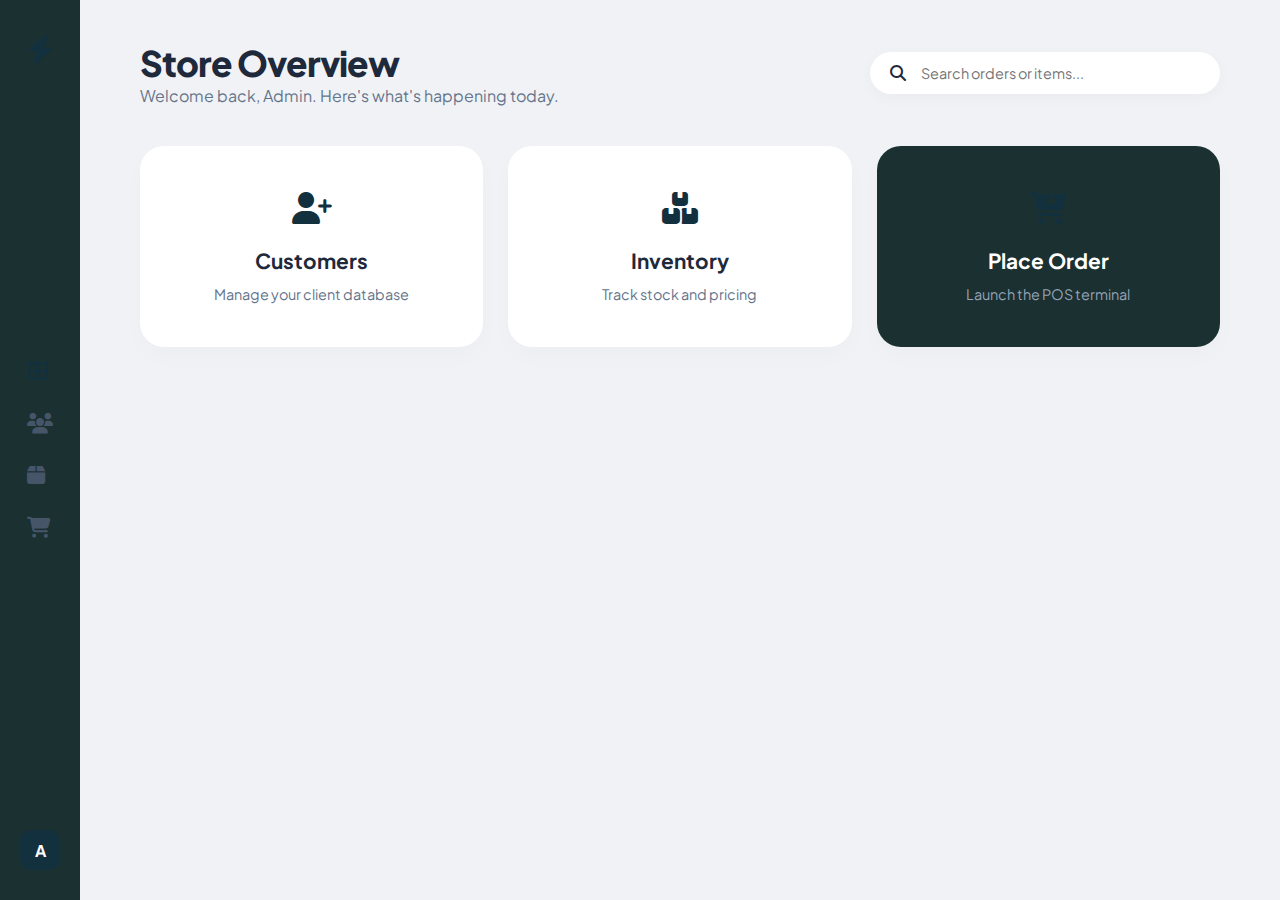
<file: 10_Front_End/pos/index.html>
<!DOCTYPE html>
<html lang="en">
<head>
    <meta charset="UTF-8">
    <meta name="viewport" content="width=device-width, initial-scale=1.0">
    <title>POS PRO | Dashboard</title>
    <link rel="stylesheet" href="https://cdnjs.cloudflare.com/ajax/libs/font-awesome/6.4.0/css/all.min.css">
    <link href="https://fonts.googleapis.com/css2?family=Plus+Jakarta+Sans:wght@400;600;700;800&display=swap" rel="stylesheet">
    <link rel="stylesheet" href="style.css">
</head>
<body>

<aside class="sidebar-mini">
    <div class="logo"><i class="fas fa-bolt"></i></div>
    <nav class="mini-nav">
        <a href="index.html" class="active" title="Dashboard"><i class="fas fa-th-large"></i></a>
        <a href="pages/customer.html" title="Customers"><i class="fas fa-users"></i></a>
        <a href="pages/item.html" title="Inventory"><i class="fas fa-box"></i></a>
        <a href="pages/place-order.html" title="Orders"><i class="fas fa-shopping-cart"></i></a>
    </nav>
    <div class="user-av">A</div>
</aside>

<main class="content-wrapper">
    <header class="header">
        <div class="title-section">
            <h1>Store Overview</h1>
            <p>Welcome back, Admin. Here's what's happening today.</p>
        </div>
        <div class="search-global">
            <i class="fas fa-search"></i>
            <input type="text" placeholder="Search orders or items...">
        </div>
    </header>

    <div class="dashboard-actions">
        <a href="pages/customer.html" class="action-tile">
            <div class="tile-icon"><i class="fas fa-user-plus"></i></div>
            <h3>Customers</h3>
            <p>Manage your client database</p>
        </a>
        <a href="pages/item.html" class="action-tile">
            <div class="tile-icon"><i class="fas fa-boxes"></i></div>
            <h3>Inventory</h3>
            <p>Track stock and pricing</p>
        </a>
        <a href="pages/place-order.html" class="action-tile featured">
            <div class="tile-icon"><i class="fas fa-cart-arrow-down"></i></div>
            <h3>Place Order</h3>
            <p>Launch the POS terminal</p>
        </a>
    </div>
</main>

</body>
</html>
</file>
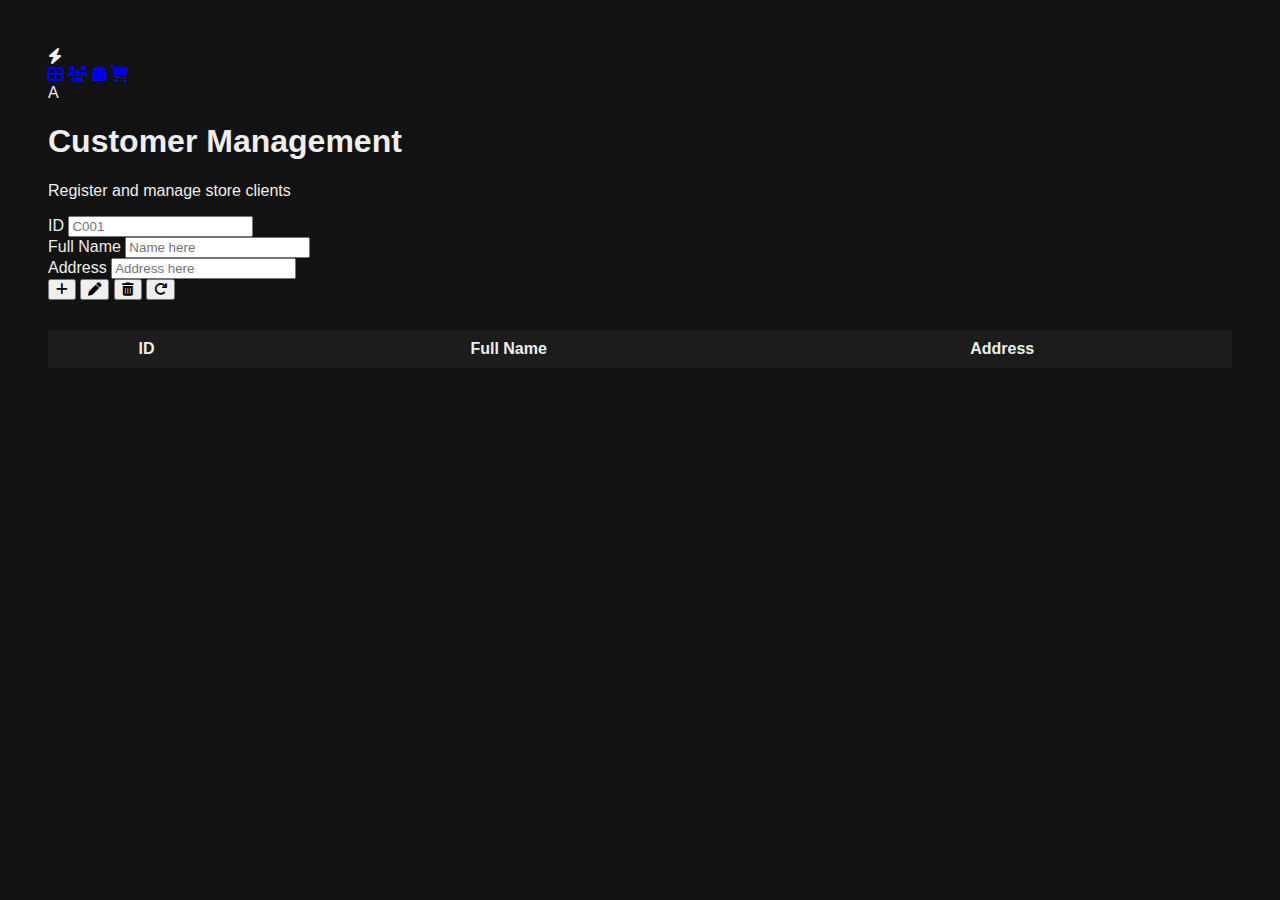
<file: 10_Front_End/pos/pages/customer.html>
<!DOCTYPE html>
<html lang="en">
<head>
    <meta charset="UTF-8">
    <meta name="viewport" content="width=device-width, initial-scale=1.0">
    <title>POS PRO | Customers</title>
    <link rel="stylesheet" href="https://cdnjs.cloudflare.com/ajax/libs/font-awesome/6.4.0/css/all.min.css">
    <link href="https://fonts.googleapis.com/css2?family=Plus+Jakarta+Sans:wght@400;600;700&display=swap" rel="stylesheet">
    <link rel="stylesheet" href="../css/customer-style.css">
</head>
<body>

<aside class="sidebar-mini">
    <div class="logo"><i class="fas fa-bolt"></i></div>
    <nav class="mini-nav">
        <a href="../index.html" title="Dashboard"><i class="fas fa-th-large"></i></a>
        <a href="customer.html" class="active" title="Customers"><i class="fas fa-users"></i></a>
        <a href="item.html" title="Inventory"><i class="fas fa-box"></i></a>
        <a href="place-order.html" title="Orders"><i class="fas fa-shopping-cart"></i></a>
    </nav>
    <div class="user-av">A</div>
</aside>

<main class="content-wrapper">
    <header class="header">
        <div class="title-section">
            <h1>Customer Management</h1>
            <p>Register and manage store clients</p>
        </div>
    </header>

    <section class="action-bar-card">
        <form id="customer-form" class="horizontal-form" onsubmit="return false;">
            <div class="input-field">
                <span>ID</span>
                <input type="text" id="id" placeholder="C001">
            </div>
            <div class="input-field">
                <span>Full Name</span>
                <input type="text" id="name" placeholder="Name here">
            </div>
            <div class="input-field">
                <span>Address</span>
                <input type="text" id="address" placeholder="Address here">
            </div>

            <div class="button-strip">
                <button type="button" class="btn-main btn-save" onclick="saveCustomer()" title="Add New"><i class="fas fa-plus"></i></button>
                <button type="button" class="btn-main btn-edit" onclick="updateCustomer()" title="Update"><i class="fas fa-pen"></i></button>
                <button type="button" class="btn-main btn-trash" onclick="deleteCustomer()" title="Delete"><i class="fas fa-trash-alt"></i></button>
                <button type="button" class="btn-main btn-reset" onclick="clearCustomer()" title="Clear"><i class="fas fa-redo"></i></button>
            </div>
        </form>
    </section>

    <section class="table-container">
        <table class="modern-table">
            <thead>
            <tr>
                <th>ID</th>
                <th>Full Name</th>
                <th>Address</th>
            </tr>
            </thead>
            <tbody id="customer-list">
            </tbody>
        </table>
    </section>
</main>

<script src="https://code.jquery.com/jquery-3.7.1.min.js"></script>
<script src="../js/customer-script.js"></script>
</body>
</html>
</file>
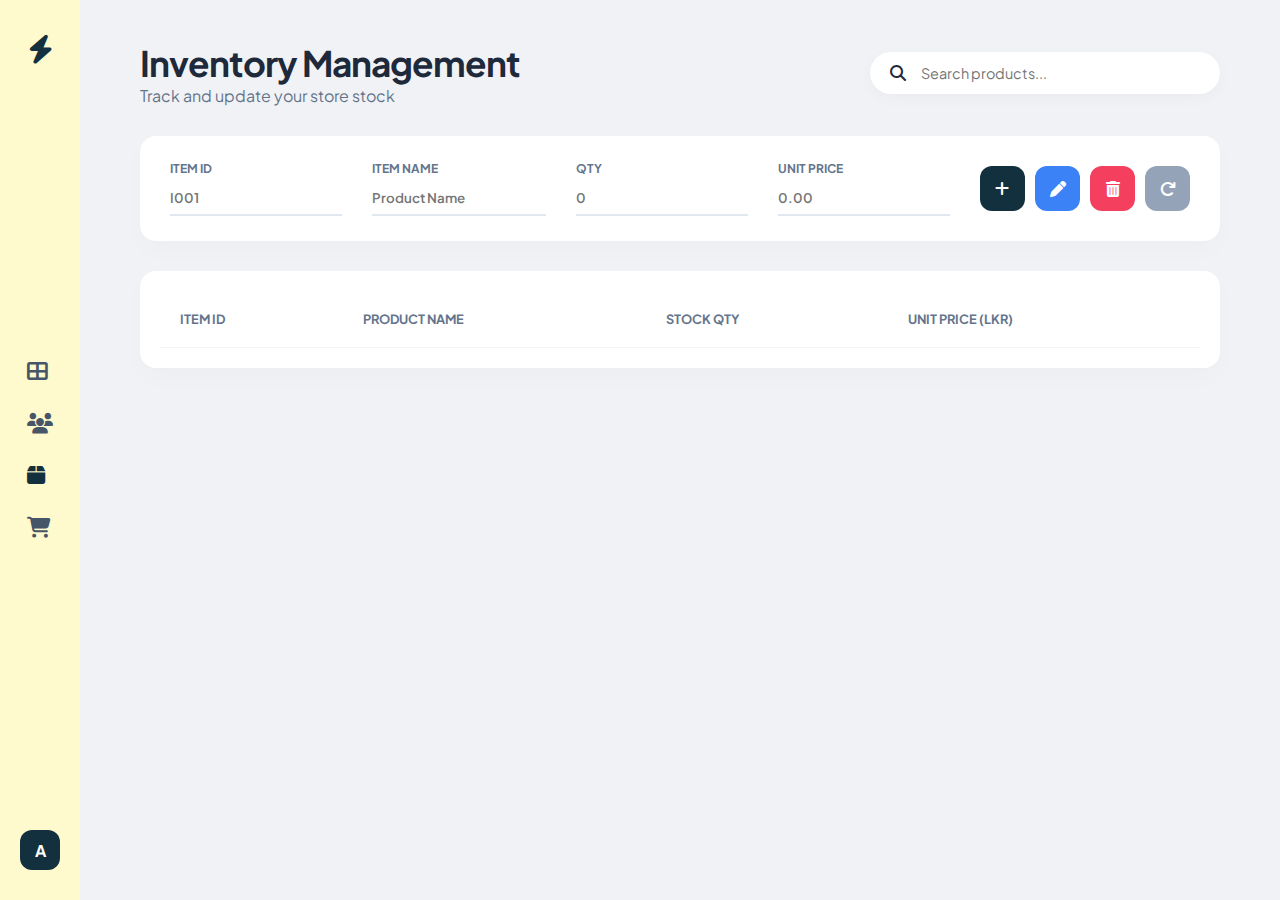
<file: 10_Front_End/pos/pages/item.html>
<!DOCTYPE html>
<html lang="en">
<head>
    <meta charset="UTF-8">
    <meta name="viewport" content="width=device-width, initial-scale=1.0">
    <title>POS PRO | Inventory</title>
    <link rel="stylesheet" href="https://cdnjs.cloudflare.com/ajax/libs/font-awesome/6.4.0/css/all.min.css">
    <link href="https://fonts.googleapis.com/css2?family=Plus+Jakarta+Sans:wght@400;600;700&display=swap" rel="stylesheet">
    <link rel="stylesheet" href="../css/item-style.css">
</head>
<body>

<aside class="sidebar-mini">
    <div class="logo"><i class="fas fa-bolt"></i></div>
    <nav class="mini-nav">
        <a href="../index.html" title="Dashboard"><i class="fas fa-th-large"></i></a>
        <a href="customer.html" title="Customers"><i class="fas fa-users"></i></a>
        <a href="item.html" class="active" title="Inventory"><i class="fas fa-box"></i></a>
        <a href="place-order.html" title="Orders"><i class="fas fa-shopping-cart"></i></a>
    </nav>
    <div class="user-av">A</div>
</aside>

<main class="content-wrapper">
    <header class="header">
        <div class="title-section">
            <h1>Inventory Management</h1>
            <p>Track and update your store stock</p>
        </div>
        <div class="search-global">
            <i class="fas fa-search"></i>
            <input type="text" placeholder="Search products...">
        </div>
    </header>

    <section class="action-bar-card">
        <form id="item-form" class="horizontal-form" onsubmit="return false;">
            <div class="input-field">
                <span>Item ID</span>
                <input type="text" id="id" placeholder="I001">
            </div>
            <div class="input-field" style="flex: 1.5;">
                <span>Item Name</span>
                <input type="text" id="name" placeholder="Product Name">
            </div>
            <div class="input-field">
                <span>Qty</span>
                <input type="number" id="qty" placeholder="0">
            </div>
            <div class="input-field">
                <span>Unit Price</span>
                <input type="number" step="0.01" id="price" placeholder="0.00">
            </div>

            <div class="button-strip">
                <button type="button" class="btn-main btn-save" onclick="saveItem()"><i class="fas fa-plus"></i></button>
                <button type="button" class="btn-main btn-edit" onclick="updateItem()"><i class="fas fa-pen"></i></button>
                <button type="button" class="btn-main btn-trash" onclick="deleteItem()"><i class="fas fa-trash-alt"></i></button>
                <button type="button" class="btn-main btn-reset" onclick="clearItem()"><i class="fas fa-redo"></i></button>
            </div>
        </form>
    </section>

    <section class="table-container">
        <table class="modern-table">
            <thead>
            <tr>
                <th>Item ID</th>
                <th>Product Name</th>
                <th>Stock Qty</th>
                <th>Unit Price (LKR)</th>
            </tr>
            </thead>
            <tbody id="item-list">
            </tbody>
        </table>
    </section>
</main>

<script src="https://code.jquery.com/jquery-3.7.1.min.js"></script>
<script src="../js/item-script.js"></script>
</body>
</html>
</file>
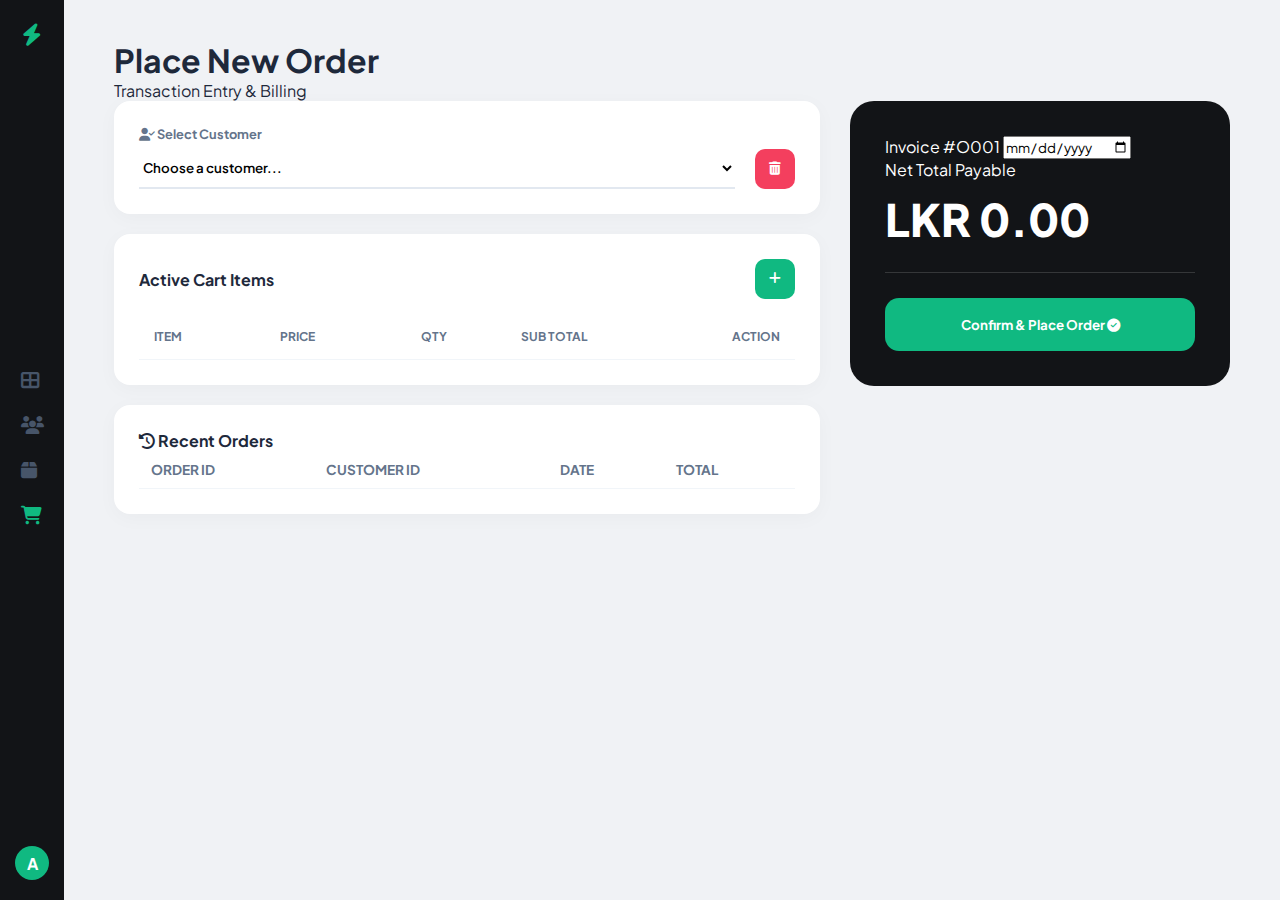
<file: 10_Front_End/pos/pages/place-order.html>
<!DOCTYPE html>
<html lang="en">
<head>
    <meta charset="UTF-8">
    <meta name="viewport" content="width=device-width, initial-scale=1.0">
    <title>POS PRO | New Order</title>
    <link rel="stylesheet" href="https://cdnjs.cloudflare.com/ajax/libs/font-awesome/6.4.0/css/all.min.css">
    <link href="https://fonts.googleapis.com/css2?family=Plus+Jakarta+Sans:wght@400;600;700;800&display=swap" rel="stylesheet">
    <link rel="stylesheet" href="../css/order-style.css">
</head>
<body>

<aside class="sidebar-mini">
    <div class="logo"><i class="fas fa-bolt"></i></div>
    <nav class="mini-nav">
        <a href="../index.html" title="Dashboard"><i class="fas fa-th-large"></i></a>
        <a href="customer.html" title="Customers"><i class="fas fa-users"></i></a>
        <a href="item.html" title="Inventory"><i class="fas fa-box"></i></a>
        <a href="place-order.html" class="active" title="Orders"><i class="fas fa-shopping-cart"></i></a>
    </nav>
    <div class="user-av">A</div>
</aside>

<main class="content-wrapper">
    <header class="header">
        <div class="title-section">
            <h1>Place New Order</h1>
            <p>Transaction Entry & Billing</p>
        </div>
    </header>

    <div class="order-grid-layout">
        <div class="main-transaction-panel">

            <section class="action-bar-card">
                <div class="horizontal-form">
                    <div class="input-field" style="flex: 2;">
                        <span><i class="fas fa-user-check"></i> Select Customer</span>
                        <select id="order-customer" class="modern-select">
                            <option value="" disabled selected>Choose a customer...</option>
                        </select>
                    </div>
                    <div class="button-strip">
                        <button type="button" class="btn-main btn-trash" onclick="clearItems()" title="Clear All">
                            <i class="fas fa-trash-alt"></i>
                        </button>
                    </div>
                </div>
            </section>

            <section class="table-container">
                <div class="table-header-flex">
                    <div class="card-label">Active Cart Items</div>
                    <button type="button" class="btn-main btn-save" onclick="addItemRow()" title="Add New Item Row">
                        <i class="fas fa-plus"></i>
                    </button>
                </div>

                <table class="modern-table" id="order-item-table">
                    <thead>
                    <tr>
                        <th>Item</th>
                        <th>Price</th>
                        <th width="100">Qty</th>
                        <th>Sub Total</th>
                        <th width="50">Action</th>
                    </tr>
                    </thead>
                    <tbody id="order-item-list">
                    </tbody>
                </table>
            </section>

            <section class="history-section">
                <div class="card-label"><i class="fas fa-history"></i> Recent Orders</div>
                <div class="mini-table-wrapper">
                    <table id="order-history" class="modern-table mini">
                        <thead>
                        <tr>
                            <th>Order ID</th>
                            <th>Customer ID</th>
                            <th>Date</th>
                            <th>Total</th>
                        </tr>
                        </thead>
                        <tbody id="order-history-list"></tbody>
                    </table>
                </div>
            </section>
        </div>

        <aside class="summary-panel">
            <div class="summary-card-glass">
                <div class="summary-header">
                    <span class="invoice-tag">Invoice #<span id="order-id">O001</span></span>
                    <input type="date" id="order-date" class="date-input">
                </div>

                <div class="total-area">
                    <label>Net Total Payable</label>
                    <div class="price-tag">LKR <span id="order-total">0.00</span></div>
                </div>

                <div class="divider"></div>

                <button class="btn-place-order" onclick="saveOrder()">
                    Confirm & Place Order <i class="fas fa-check-circle"></i>
                </button>
            </div>
        </aside>
    </div>
</main>

<script src="https://code.jquery.com/jquery-3.7.1.min.js"></script>
<script src="../js/order-script.js"></script>
</body>
</html>
</file>
<file: 10_Front_End/pos/style.css>
:root {
    --bg: #f0f2f5;
    --sidebar: #1b3030;
    --primary: #13303e;
    --text-dark: #1e293b;
    --text-gray: #64748b;
    --white: #ffffff;
    --radius: 20px;
}

* { margin: 0; padding: 0; box-sizing: border-box; font-family: 'Plus Jakarta Sans', sans-serif; }
body { background: var(--bg); display: flex; color: var(--text-dark); min-height: 100vh; }

/* Sidebar Mini */
.sidebar-mini {
    width: 80px; background: var(--sidebar); height: 100vh; position: fixed;
    display: flex; flex-direction: column; align-items: center; padding: 30px 0; justify-content: space-between;
}
.logo { color: var(--primary); font-size: 1.8rem; }
.mini-nav { display: flex; flex-direction: column; gap: 25px; }
.mini-nav a { color: #475569; font-size: 1.3rem; transition: 0.3s; }
.mini-nav a.active, .mini-nav a:hover { color: var(--primary); }
.user-av { width: 40px; height: 40px; background: var(--primary); border-radius: 12px; display: grid; place-items: center; font-weight: bold; color: white; }

/* Content Layout */
.content-wrapper { margin-left: 80px; width: calc(100% - 80px); padding: 40px 60px; }

.header { display: flex; justify-content: space-between; align-items: center; margin-bottom: 40px; }
.header h1 { font-size: 2.2rem; letter-spacing: -1px; font-weight: 800; }
.header p { color: var(--text-gray); }

.search-global {
    background: var(--white); padding: 12px 20px; border-radius: 30px;
    display: flex; align-items: center; gap: 15px; box-shadow: 0 4px 15px rgba(0,0,0,0.03); width: 350px;
}
.search-global input { border: none; outline: none; width: 100%; font-size: 0.9rem; }

/* Stats Row */
.stats-grid { display: grid; grid-template-columns: repeat(3, 1fr); gap: 25px; margin-bottom: 40px; }

.stat-glass-card {
    background: var(--white); padding: 25px; border-radius: var(--radius);
    display: flex; align-items: center; gap: 20px; box-shadow: 0 10px 25px rgba(0,0,0,0.02);
}
.stat-icon {
    width: 55px; height: 55px; border-radius: 15px; display: flex; align-items: center; justify-content: center; font-size: 1.2rem;
}
.emerald { background: rgba(16, 185, 129, 0.1); color: #10b981; }
.blue { background: rgba(59, 130, 246, 0.1); color: #3b82f6; }
.purple { background: rgba(139, 92, 246, 0.1); color: #8b5cf6; }

.stat-data .label { font-size: 0.8rem; font-weight: 700; color: var(--text-gray); text-transform: uppercase; }
.stat-data .value { font-size: 1.6rem; font-weight: 800; color: var(--text-dark); }

/* Action Tiles */
.dashboard-actions { display: grid; grid-template-columns: repeat(3, 1fr); gap: 25px; }

.action-tile {
    background: var(--white); padding: 40px 30px; border-radius: 24px;
    text-decoration: none; text-align: center; transition: 0.4s;
    border: 1px solid transparent; box-shadow: 0 10px 25px rgba(0,0,0,0.02);
}
.tile-icon { font-size: 2rem; color: var(--primary); margin-bottom: 20px; }
.action-tile h3 { color: var(--text-dark); margin-bottom: 10px; font-size: 1.3rem; }
.action-tile p { color: var(--text-gray); font-size: 0.9rem; line-height: 1.5; }

.action-tile:hover { transform: translateY(-10px); border-color: var(--primary); }

.action-tile.featured { background: var(--sidebar); }
.action-tile.featured h3 { color: white; }
.action-tile.featured p { color: #94a3b8; }

@media (max-width: 1024px) {
    .stats-grid, .dashboard-actions { grid-template-columns: 1fr; }
}
</file>
<file: 10_Front_End/pos/css/customer-style.css>
body {
    background-color: #121212;
    color: #eee;
    font-family: Arial, sans-serif;
    padding: 40px;
}
.navbar {
    background-color: #1a1a1a;
    padding: 15px 30px;
    border-radius: 10px;
    display: flex;
    gap: 15px;
}

.navbar a {
    color: #00c6ff;
    text-decoration: none;
    font-weight: bold;
    padding: 8px 12px;
    border-radius: 6px;
    transition: 0.3s;
}

.navbar a:hover {
    background-color: #00c6ff;
    color: #1a1a1a;
}


.customer-wrapper {
    max-width: 900px;
    margin: auto;
}

.customer-card {
    background: #1e1e1e;
    padding: 30px;
    border-radius: 15px;
    box-shadow: 0 0 20px rgba(0,0,0,0.6);
}

.customer-card input {
    background: #2a2a2a;
    border: none;
    color: white;
    padding: 10px;
    border-radius: 8px;
    width: 100%;
    margin-bottom: 15px;
}

.customer-card button {
    background: #00adb5;
    border: none;
    padding: 10px 20px;
    margin-right: 5px;
    border-radius: 8px;
    color: white;
    transition: 0.3s;
}

.customer-card button:hover {
    background: #00fff5;
    color: black;
}

table {
    margin-top: 30px;
    width: 100%;
    border-collapse: collapse;
}

table th, table td {
    padding: 10px;
    background: #1c1c1c;
}

table tr:hover {
    background: #333;
}
</file>
<file: 10_Front_End/pos/css/item-style.css>
:root {
    --bg: #f0f2f5;
    --sidebar: #fffacd;
    --primary: #13303e; /* Emerald */
    --text-dark: #1e293b;
    --text-gray: #64748b;
    --white: #ffffff;
    --radius: 16px;
}

* { margin: 0; padding: 0; box-sizing: border-box; font-family: 'Plus Jakarta Sans', sans-serif; }
body { background: var(--bg); display: flex; color: var(--text-dark); min-height: 100vh; }

/* Sidebar Mini */
.sidebar-mini {
    width: 80px; background: var(--sidebar); height: 100vh; position: fixed;
    display: flex; flex-direction: column; align-items: center; padding: 30px 0; justify-content: space-between;
}
.logo { color: var(--primary); font-size: 1.8rem; }
.mini-nav { display: flex; flex-direction: column; gap: 25px; }
.mini-nav a { color: #475569; font-size: 1.3rem; transition: 0.3s; }
.mini-nav a.active, .mini-nav a:hover { color: var(--primary); }
.user-av { width: 40px; height: 40px; background: var(--primary); border-radius: 12px; display: grid; place-items: center; font-weight: bold; color: white; }

/* Main Content Area */
.content-wrapper { margin-left: 80px; width: calc(100% - 80px); padding: 40px 60px; }
.header { display: flex; justify-content: space-between; align-items: center; margin-bottom: 30px; }
.header h1 { font-size: 2.2rem; letter-spacing: -1px; }
.header p { color: var(--text-gray); }

.search-global {
    background: var(--white); padding: 12px 20px; border-radius: 30px;
    display: flex; align-items: center; gap: 15px; box-shadow: 0 4px 15px rgba(0,0,0,0.03); width: 350px;
}
.search-global input { border: none; outline: none; width: 100%; font-size: 0.9rem; }

/* Horizontal Form Bar */
.action-bar-card {
    background: var(--white); padding: 25px 30px; border-radius: var(--radius);
    box-shadow: 0 10px 25px rgba(0,0,0,0.02); margin-bottom: 30px;
}
.horizontal-form { display: flex; align-items: center; gap: 30px; }
.input-field { display: flex; flex-direction: column; gap: 5px; flex: 1; }
.input-field span { font-size: 0.75rem; font-weight: 700; color: var(--text-gray); text-transform: uppercase; }
.input-field input { border: none; border-bottom: 2px solid #e2e8f0; padding: 8px 0; font-weight: 600; outline: none; transition: 0.3s; background: transparent; }
.input-field input:focus { border-bottom-color: var(--primary); }

/* Buttons */
.button-strip { display: flex; gap: 10px; }
.btn-main {
    width: 45px; height: 45px; border-radius: 12px; border: none; cursor: pointer;
    transition: 0.3s; font-size: 1rem; color: white; display: flex; align-items: center; justify-content: center;
}
.btn-save { background: var(--primary); }
.btn-edit { background: #3b82f6; }
.btn-trash { background: #f43f5e; }
.btn-reset { background: #94a3b8; }
.btn-main:hover { transform: translateY(-3px); box-shadow: 0 5px 15px rgba(0,0,0,0.1); }

/* Table View */
.table-container {
    background: var(--white); border-radius: var(--radius); padding: 20px;
    box-shadow: 0 10px 25px rgba(0,0,0,0.02);
}
.modern-table { width: 100%; border-collapse: collapse; }
.modern-table th {
    text-align: left; padding: 20px; color: var(--text-gray);
    font-size: 0.8rem; text-transform: uppercase; border-bottom: 1px solid #f1f5f9;
}
.modern-table td { padding: 20px; border-bottom: 1px solid #f8fafc; font-weight: 500; }
.modern-table tr:hover { background: #f9fafb; }

@media (max-width: 1100px) {
    .horizontal-form { flex-direction: column; align-items: stretch; }
}
</file>
<file: 10_Front_End/pos/css/order-style.css>
/* ================== UPDATED SECTION ================== */
.table-header-flex {
    display: flex;
    justify-content: space-between;
    align-items: center;
    margin-bottom: 15px;
}

.table-header-flex .card-label {
    margin-bottom: 0;
}
/* ===================================================== */

:root {
    --bg: #f0f2f5;
    --sidebar: #121417;
    --primary: #10b981;
    --text-dark: #1e293b;
    --text-gray: #64748b;
    --white: #ffffff;
    --radius: 16px;
}

* {
    margin: 0;
    padding: 0;
    box-sizing: border-box;
    font-family: 'Plus Jakarta Sans', sans-serif;
}

body {
    background: var(--bg);
    display: flex;
    color: var(--text-dark);
    min-height: 100vh;
    overflow-x: hidden;
}

/* ================== UPDATED: SIDEBAR SIZE ================== */
.sidebar-mini {
    width: 64px;                 /* UPDATED (was 80px) */
    background: var(--sidebar);
    height: 100vh;
    position: fixed;
    display: flex;
    flex-direction: column;
    align-items: center;
    padding: 20px 0;             /* UPDATED */
    justify-content: space-between;
}
/* =========================================================== */

.logo {
    color: var(--primary);
    font-size: 1.4rem;           /* UPDATED (was 1.8rem) */
}

/* ================== UPDATED: ICON SPACING ================== */
.mini-nav {
    display: flex;
    flex-direction: column;
    gap: 22px;                   /* UPDATED */
}

.mini-nav a {
    color: #475569;
    font-size: 1.15rem;          /* UPDATED */
    transition: 0.3s;
    text-decoration: none;
}

.mini-nav a.active {
    color: var(--primary);
}
/* =========================================================== */

/* ================== UPDATED: USER AVATAR ================== */
.user-av {
    width: 34px;                 /* UPDATED */
    height: 34px;                /* UPDATED */
    background: var(--primary);
    border-radius: 50%;          /* UPDATED (circle) */
    display: grid;
    place-items: center;
    font-weight: 700;
    color: white;
}
/* ========================================================== */

/* ================== UPDATED: CONTENT OFFSET ================== */
.content-wrapper {
    margin-left: 64px;           /* UPDATED (match sidebar) */
    width: calc(100% - 64px);    /* UPDATED */
    padding: 40px 50px;
}
/* ============================================================ */

.order-grid-layout {
    display: grid;
    grid-template-columns: 1fr 380px;
    gap: 30px;
}

.action-bar-card,
.table-container,
.history-section {
    background: var(--white);
    padding: 25px;
    border-radius: var(--radius);
    box-shadow: 0 4px 20px rgba(0,0,0,0.03);
    margin-bottom: 20px;
}

.horizontal-form {
    display: flex;
    align-items: flex-end;
    gap: 20px;
}

.input-field span {
    font-size: 0.8rem;
    font-weight: 700;
    color: var(--text-gray);
    display: block;
    margin-bottom: 6px;
}

.modern-select {
    border: none;
    border-bottom: 2px solid #e2e8f0;
    padding: 10px 0;
    font-weight: 600;
    outline: none;
    background: transparent;
    width: 100%;
}

.card-label {
    font-weight: 700;
    font-size: 1rem;
    color: var(--text-dark);
}

.modern-table {
    width: 100%;
    border-collapse: collapse;
}

.modern-table th {
    text-align: left;
    padding: 15px;
    font-size: 0.75rem;
    color: var(--text-gray);
    border-bottom: 1px solid #f1f5f9;
    text-transform: uppercase;
}

.modern-table td {
    padding: 15px;
    border-bottom: 1px solid #f8fafc;
    font-weight: 500;
}

.modern-table.mini th,
.modern-table.mini td {
    padding: 10px 12px;
    font-size: 0.85rem;
}

.summary-card-glass {
    background: var(--sidebar);
    color: white;
    padding: 35px;
    border-radius: 24px;
}

.price-tag {
    font-size: 2.8rem;
    font-weight: 800;
    color: var(--white);
    margin: 10px 0;
}

.divider {
    height: 1px;
    background: rgba(255,255,255,0.15);
    margin: 25px 0;
}

.btn-main {
    width: 40px;
    height: 40px;
    border-radius: 10px;
    border: none;
    cursor: pointer;
    color: white;
    transition: 0.3s;
    display: grid;
    place-items: center;
}

.btn-save { background: var(--primary); }
.btn-trash { background: #f43f5e; }

.btn-place-order {
    width: 100%;
    background: var(--primary);
    color: white;
    border: none;
    padding: 18px;
    border-radius: 14px;
    font-weight: 700;
    cursor: pointer;
}
</file>
